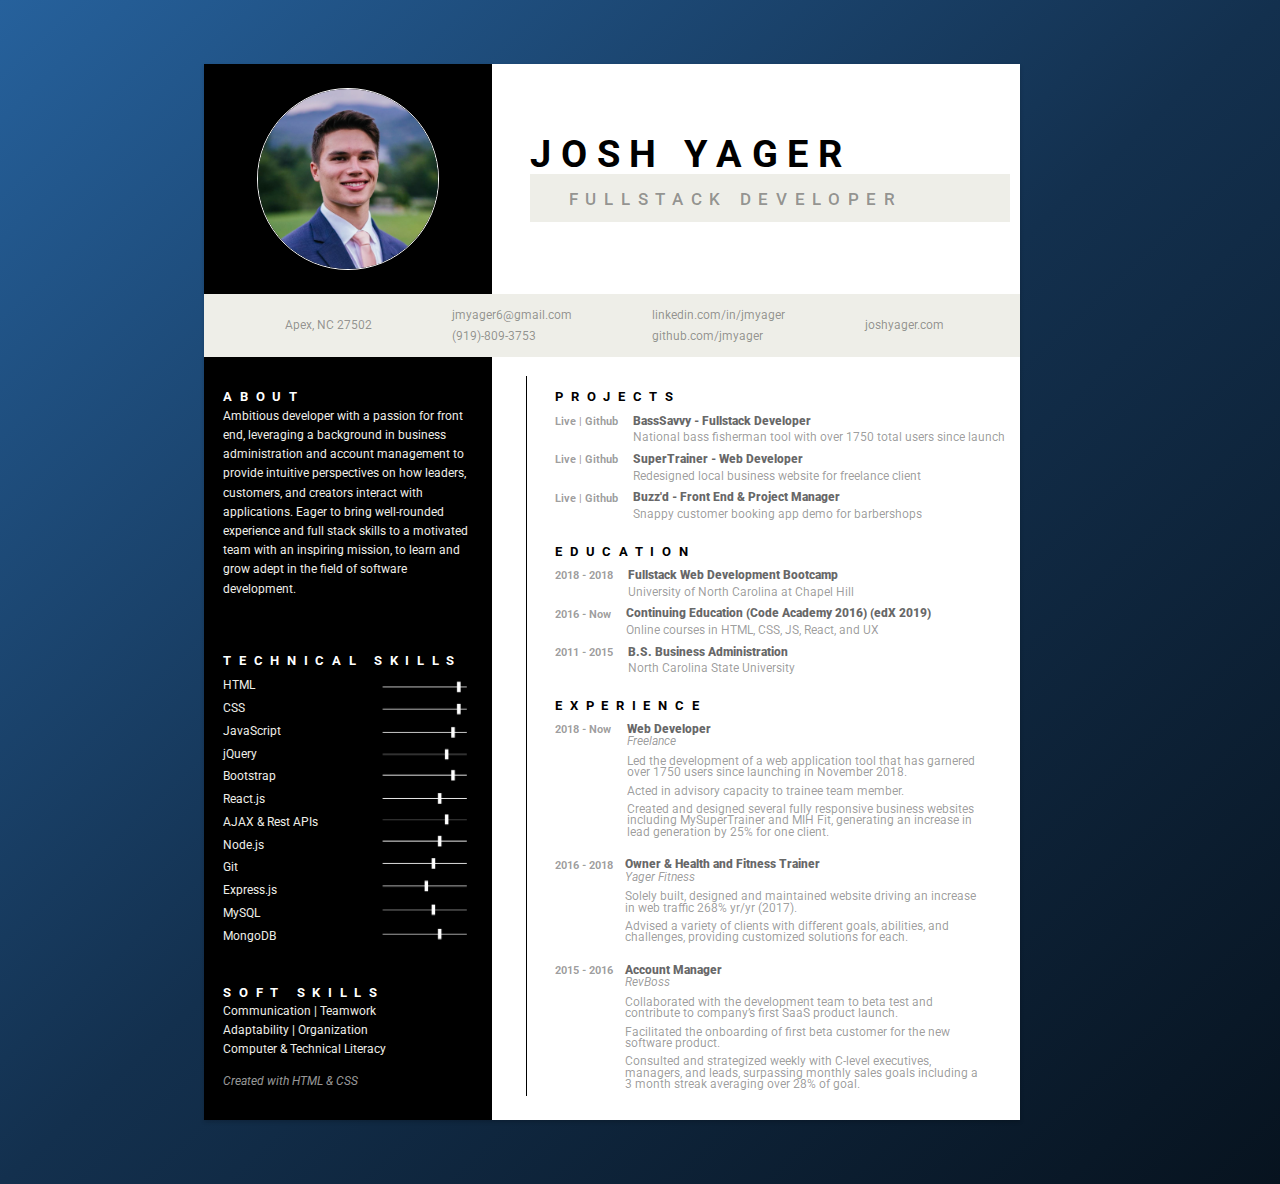
<file: resume.html>
<!DOCTYPE html>
<html lang="en">

<head>
    <meta charset="UTF-8">
    <meta name="viewport" content="width=device-width, initial-scale=1.0">
    <meta http-equiv="X-UA-Compatible" content="ie=edge">
    <title>Josh Yager Resume</title>
    <link rel="stylesheet" type="text/css" href="assets/css/resume.css">
    <link rel="stylesheet" href="https://use.fontawesome.com/releases/v5.5.0/css/all.css" integrity="sha384-B4dIYHKNBt8Bc12p+WXckhzcICo0wtJAoU8YZTY5qE0Id1GSseTk6S+L3BlXeVIU"
        crossorigin="anonymous">
    <link href="https://fonts.googleapis.com/css?family=Roboto:300,400,700" rel="stylesheet">
</head>

<body>
        <div class="doc">
            <div class="profile-wrapper">
                <img class="profile-photo" src="assets/images/profile.jpg" alt="Profile Photo of Josh Yager">
            </div>
            <h1 class="name">JOSH YAGER</h1>
            <div class="title-bar">
                <h2 class="title fade-text">FULLSTACK DEVELOPER</h2>
            </div>
            <div class="contact-bar">
                <span class="contact-item fade-text"><i class="fas fa-map-marker-alt"></i> Apex, NC 27502</span>
                <span class="contact-item fade-text"><i class="fas fa-envelope"></i> jmyager6@gmail.com <br> <i class="fas fa-phone"></i>
                    (919)-809-3753</span>
                <span class="contact-item fade-text"><i class="fab fa-linkedin"></i> <a href="https://www.linkedin.com/in/jmyager"
                        target="_blank">linkedin.com/in/jmyager</a> <br> <i class="fab fa-github"></i> <a href="https://www.github.com/jmyager"
                        target="_blank">github.com/jmyager</a> </span>
                <span class="contact-item fade-text"><i class="fas fa-code"></i> <a href="http://www.joshyager.com"
                        target="_blank">joshyager.com</a></span>
            </div>
            <div class="sidebar">
                <div class="about-me">
                    <h3>ABOUT</h3>
                    <p>Ambitious developer with a passion for front end, leveraging a background in business
                        administration and account management to provide intuitive perspectives on how leaders,
                        customers, and creators interact with applications. Eager to bring well-rounded experience and
                        full stack skills to a motivated team with an inspiring mission, to learn and grow adept in the
                        field of software development.</p>
                </div>
                <div class="technical-skills">
                    <h3>TECHNICAL SKILLS</h3>
                    <div class="skills-wrapper">
                        <div>
                            <p>HTML</p>
                            <p>CSS</p>
                            <p>JavaScript</p>
                            <p>jQuery</p>
                            <p>Bootstrap</p>
                            <p>React.js</p>
                            <p>AJAX & Rest APIs</p>
                            <p>Node.js</p>
                            <p>Git</p>
                            <p>Express.js</p>
                            <p>MySQL</p>
                            <p>MongoDB</p>
                        </div>
                        <div class="skill-bars">
                            <img class="bars" src="assets/images/skill-bars.png">
                        </div>
                    </div>
                </div>
            </div>
            <div class="soft-skills">
                <h3>SOFT SKILLS</h3>
                <p>Communication | Teamwork <br> Adaptability | Organization <br> Computer & Technical Literacy</p>
            </div>
            <div class="main-wrapper fade-text">
                <div class="projects">
                    <h3>PROJECTS</h3>
                    <div class="line">
                        <h6>
                            <a href="http://www.BassSavvy.com" target="_blank">Live</a> | <a href="https://github.com/jmyager/Levels" target="_blank">Github</a>
                        </h6>
                            <span>
                                <h4><b>BassSavvy - Fullstack Developer</b></h4>
                                <p>National bass fisherman tool with over 1750 total users since launch</p>
                            </span>
                    </div>
                    <div class="line">
                        <h6>
                            <a href="http://www.mysupertrainer.com" target="_blank">Live</a> | <a href="https://github.com/jmyager/mySuperTrainer" target="_blank">Github</a>
                        </h6>
                            <span>
                                <h4><b>SuperTrainer - Web Developer</b></h4>
                                <p>Redesigned local business website for freelance client</p>
                            </span>
                    </div>
                    <div class="line">
                        <h6><a href="https://fathomless-depths-99227.herokuapp.com/" target="_blank">Live</a> | <a href="https://github.com/jmyager/Buzz-d" target="_blank">Github</a></h6>
                            <span>
                                <h4><b>Buzz'd - Front End & Project Manager</b></h4>
                                <p>Snappy customer booking app demo for barbershops</p>
                            </span>
                    </div>
                </div>
                <div class="education">
                    <h3>EDUCATION</h3>
                    <div class="line">
                        <h6>2018 - 2018</h4>
                            <span>
                                <h4><b>Fullstack Web Development Bootcamp</b></h4>
                                <p>University of North Carolina at Chapel Hill</p>
                            </span>
                    </div>
                    <div class="line">
                        <h6>2016 - Now</h4>
                            <span>
                                <h4><b>Continuing Education (Code Academy 2016) (edX 2019)</b></h4>
                                <p>Online courses in HTML, CSS, JS, React, and UX</p>
                            </span>
                    </div>
                    <div class="line">
                        <h6>2011 - 2015</h4>
                            <span>
                                <h4><b>B.S. Business Administration</b></h4>
                                <p>North Carolina State University</p>
                            </span>
                    </div>
                </div>
                <div class="experience">
                    <h3>EXPERIENCE</h3>
                    <div class="line">
                        <h6 style="width: 50%">2018 - Now</h6>
                            <span style="margin-left: -1.02in; width: 5in;">
                                <h4><b>Web Developer</b></h4>
                                <p style="font-style: italic; margin-top: 0.08in;">Freelance</p>
                                    <p class="exp-text">Led the development of a web application tool that has garnered over 1750 users since launching in November 2018.</p>
                                    <p class="exp-text">Acted in advisory capacity to trainee team member.</h6>
                                    <p class="exp-text">Created and designed several fully responsive business websites including MySuperTrainer and MIH Fit, generating an increase in lead generation by 25% for one client.</p>
                            </span>
                    </div>
                    <div class="line">
                        <h6>2016 - 2018</h6>
                            <span style="margin-left: -.7in; width: 5in;">
                                <h4><b>Owner & Health and Fitness Trainer</b></h4>
                                <p style="font-style: italic; margin-top: 0.08in;">Yager Fitness</p>
                                <p class="exp-text">Solely built, designed and maintained website driving an increase in web traffic 268% yr/yr (2017).</p>
                                <p class="exp-text">Advised a variety of clients with different goals, abilities, and challenges, providing customized solutions for each.</p>
                            </span>
                    </div>
                    <div class="line">
                        <h6>2015 - 2016</h6>
                            <span style="margin-left: -.7in; width: 5in;">
                                <h4><b>Account Manager</b></h4>
                                <p style="font-style: italic; margin-top: 0.08in;">RevBoss</p>
                                <p class="exp-text">Collaborated with the development team to beta test and contribute to company’s first SaaS product launch.</p>
                                <p class="exp-text">Facilitated the onboarding of first beta customer for the new software product.</p>
                                <p class="exp-text">Consulted and strategized weekly with C-level executives, managers, and leads, surpassing monthly sales goals including a 3 month streak averaging over 28% of goal.</p>
                            </span>
                    </div>
                </div>
            </div>
            <p class="footer">Created with HTML & CSS</p>
        </div>
</body>

</html>
</file>
<file: assets/css/resume.css>
/* General Styles */

@page { size: auto;  margin: 0mm; }

* {
    box-sizing: border-box;
    font-family: 'Roboto', sans-serif;
}

body {
    background: rgb(19,48,78);  /* fallback for old browsers */
    /* background: -webkit-linear-gradient(to right, #2C5364, #203A43, #0F2027);  Chrome 10-25, Safari 5.1-6 */
    /* background: linear-gradient(to right, #2C5364, #203A43, #0F2027); W3C, IE 10+/ Edge, Firefox 16+, Chrome 26+, Opera 12+, Safari 7+ */
    background: -webkit-linear-gradient(to bottom right, rgb(38,97,156), rgba(19,48,78,1), rgb(7,19,31));  /* Chrome 10-25, Safari 5.1-6 */
    background: linear-gradient(to bottom right, rgb(38,97,156), rgba(19,48,78,1), rgb(7,19,31)); /* W3C, IE 10+/ Edge, Firefox 16+, Chrome 26+, Opera 12+, Safari 7+ */

    /* Added for print */
    margin: 5% 204px;
}

h1 {
    letter-spacing: .1in;
    font-size: .4in;
}

h2 {
    letter-spacing: .08in;
    font-size: .18in;
    font-weight: 500;
}

h3 {
    letter-spacing: .08in;
    font-size: .14in;
    font-weight: bold;
    color: white;
    margin-bottom: -.1in;
}

h4 {
    font-size: .12in;
    font-weight: bold;
}

p, span{
    font-size: .125in;
    line-height: .2in;
}

.fade-text {
    color: rgba(0, 0, 0, 0.4)
}

i {
    font-size: .15in;
    color: black;
    margin-right: .05in;
    margin-bottom: .04in;
    margin-top: .04in;
}

a {
    text-decoration: none;
    color: rgba(0, 0, 0, 0.4)
}


/* Document Styles */

.doc {
    /* margin: .8in auto; */
    box-shadow: 0 2px 4px rgba(0,0,0,0.18);
    width: 8.5in;
    height: 11in;
    background-color: white;
    position: relative;
}

.sidebar {
    margin-left: 0;
    width: 3in;
    height: 11in;
    background-color: black;
}

.contact-bar {
    width: 8.5in;
    height: .65in;
    margin-top: 2.4in;
    background-color: rgb(238, 238, 232);
    position: absolute;
    display: flex;
    justify-content: space-around;
    align-items: center;
    padding: 0 .4in;
}

.profile-wrapper {
    margin-left: 0.55in;
    margin-top: 0.25in;
    width: 1.9in;
    height: 1.9in;
    border-radius: 50%;
    position: absolute;
    overflow: hidden;
    border: 1.5px solid white;
}

.profile-photo {
    width: 2in;
    height: auto;
    margin-top: -.12in;
    margin-left: -.1in;
}

.name {
    margin-top: .7in;
    margin-left: 3.4in;
    position: absolute;
}

.title {
    margin-left: .4in;
}

.title-bar {
    width: 5in;
    height: .5in;
    margin-top: 1.15in;
    margin-left: 3.4in;
    background-color: rgb(238, 238, 232);
    position: absolute;
}

/* Side Bar */

.about-me, .technical-skills, .soft-skills {
    width: 3in;
    height: 2.5in;
    margin-left: 0;
    position: absolute;
    color: rgb(238, 238, 232, 1);
    padding: 0 .2in;
}

.about-me {
    margin-top: 3.25in;
}

.technical-skills {
    height: 3.25in;
    margin-top: 6in;
}

.technical-skills h3 {
    margin-bottom: 0;
}

.technical-skills p {
    line-height: .112in;
}

.skills-wrapper {
    display: flex;
    justify-content: space-between;
}

.bars {
    width: 1in;
    height: 3in;
    float: right;
}

.soft-skills {
    margin-top: -1.55in;
    height: 1.5in;
}

/* Main Body */

.main-wrapper {
    border-left: 1px solid black;
    margin-top: -7.75in;
    margin-left: 3.35in;
    width: 5.05in;
    height: 7.5in;
    position: absolute;
}

.projects, .education, .experience {
    width: 4.75in;
    height: auto;
    margin-left: .3in;
    margin-bottom: .4in;
    padding: 0;
}

.experience {
    padding-right: .25in;
}


.main-wrapper h4 {
    color: rgba(0, 0, 0, 0.6)
}

.main-wrapper h3 {
    color: black;
    margin-bottom: -.15in;
}

.line {
    display: flex;
    justify-content: start;
    height: .4in;
}

.line span {
    margin-top: .0245in;
    margin-left: .1in;
}

.line h4, .line p {
    margin-left: .05in;
}

.line h4 {
    margin-top: .2in;
    margin-bottom: -.15in;
}

.experience .line {
    height: auto;
    padding-bottom: 0;
}

.experience h6 {
    width: 40%;
}

.exp-text {
    line-height: .12in;
    margin-top: -0.08in;
    margin-bottom: 0.15in;
}

.exp-text:last-child {
     margin-bottom: -.05in !important;
}

.footer {
    position: absolute;
    margin-left: .2in;
    margin-top: -.5in;
    color: rgba(255, 255, 255, 0.6);
    font-style: italic;
    font-size: .12in;
}
</file>
